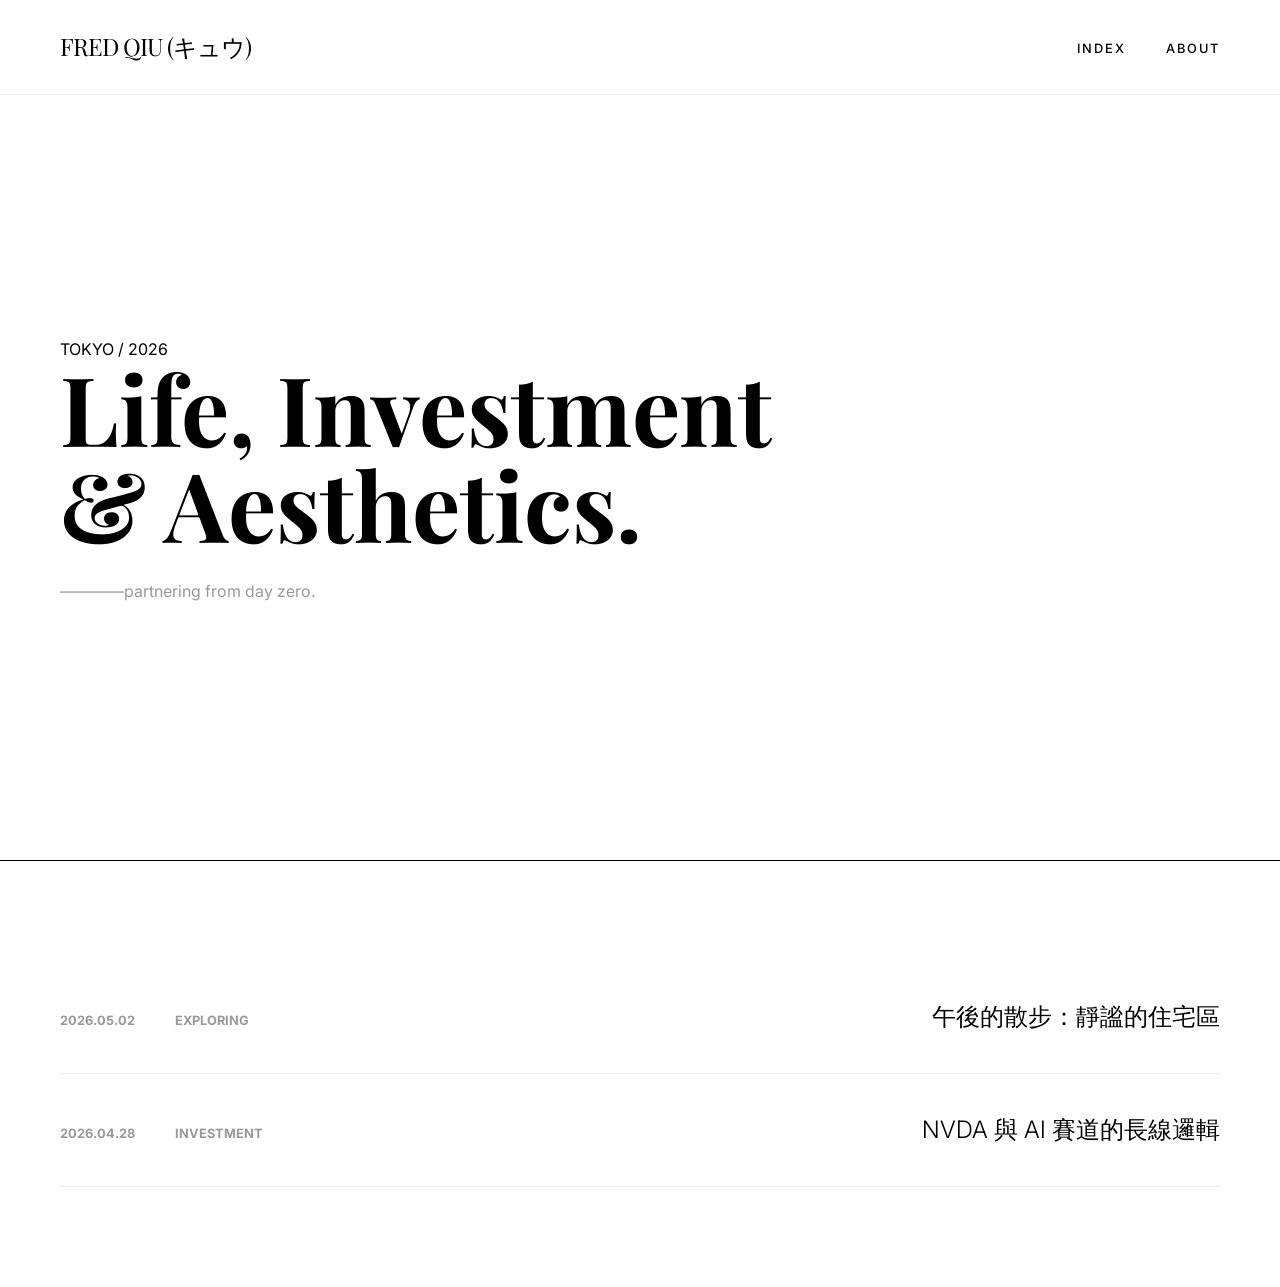
<file: index.html>
<!DOCTYPE html>
<html lang="zh-Hant">
<head>
    <meta charset="UTF-8">
    <meta name="viewport" content="width=device-width, initial-scale=1.0">
    <title>FRED QIU. | Life & Investment</title>
    <link rel="stylesheet" href="style.css">
</head>
<body>

<header>
   <div class="logo">
    <a href="index.html" style="text-decoration: none; color: inherit;">FRED QIU (キュウ)</a>
</div>
    <nav>
        <ul>
            <li><a href="index.html">Index</a></li>
            <li><a href="about.html">About</a></li>
        </ul>
    </nav>
</header>

<section class="hero">
    <div class="hero-sub">TOKYO / 2026</div>
    <h1>Life, Investment <br>& Aesthetics.</h1>
        <p>————partnering from day zero.</p>
</section>

<main class="content-section">
    <a href="post-1.html" class="post-row">
        <div class="post-info">
            <span>2026.05.02</span>
            <span>EXPLORING</span>
        </div>
        <div class="post-title">午後的散步：靜謐的住宅區</div>
    </a>

    <a href="post-invest-1.html" class="post-row">
        <div class="post-info">
            <span>2026.04.28</span>
            <span>INVESTMENT</span>
        </div>
        <div class="post-title">NVDA 與 AI 賽道的長線邏輯</div>
    </a>
</main>

</body>
</html>
</file>
<file: style.css>
/* 1. 引入專業字體 - 這是質感的靈魂 */
@import url('https://fonts.googleapis.com/css2?family=Inter:wght@300;500;700&family=Playfair+Display:ital,wght@0,700;1,700&display=swap');

:root {
    --bg: #ffffff;
    --text: #000000;
    --gray: #999999;
    --line: #eeeeee;
}

body {
    margin: 0;
    background-color: var(--bg);
    color: var(--text);
    font-family: 'Inter', sans-serif;
    overflow-x: hidden;
}

/* 2. 導航列優化 */
header {
    padding: 30px 60px;
    display: flex;
    justify-content: space-between;
    align-items: center;
    border-bottom: 1px solid var(--line);
}

.logo {
    font-family: 'Playfair Display', serif;
    font-size: 1.5rem;
    letter-spacing: -1px;
}

nav ul {
    display: flex;
    gap: 40px;
    list-style: none;
    margin: 0;
}

nav a {
    text-decoration: none;
    color: var(--text);
    font-size: 0.8rem;
    font-weight: 500;
    text-transform: uppercase;
    letter-spacing: 2px;
}

/* 3. 【重點】一打開網頁的視覺特效 (Hero Section) */
.hero {
    height: 85vh;
    padding: 0 60px;
    display: flex;
    flex-direction: column;
    justify-content: center;
    border-bottom: 1px solid var(--text); /* ANRI 風格的底部粗線 */
}

/* 標題進場動畫 */
/* 標題進場動畫 - 讓它更緩慢優雅 */
.hero h1 {
    font-family: 'Playfair Display', serif;
    font-size: clamp(3rem, 8vw, 6rem);
    line-height: 1;
    margin: 0;
    opacity: 0;
    transform: translateY(30px);
    /* 修改這裡：1.5s 是動畫跑多久，1s 是網頁打開後等多久才開始跑 */
    animation: fadeInUp 1.5s cubic-bezier(0.16, 1, 0.3, 1) forwards 0.8s;
}

.hero p {
    font-size: 1rem;
    color: var(--gray);
    margin-top: 30px;
    max-width: 500px;
    opacity: 0;
    /* 修改這裡：讓副標題比主標題更晚一點點出現，形成層次感 */
    animation: fadeInUp 2s cubic-bezier(0.16, 1, 0.3, 1) forwards 1.2s;
}

/* 4. 清單式佈局 (仿 ANRI 新聞頁面) */
.content-section {
    padding: 100px 60px;
}

.post-row {
    display: flex;
    justify-content: space-between;
    align-items: baseline;
    padding: 40px 0;
    border-bottom: 1px solid var(--line);
    text-decoration: none;
    color: inherit;
    transition: all 0.4s ease;
}

.post-row:hover {
    padding-left: 20px;
    background-color: #fafafa;
}

.post-info {
    display: flex;
    gap: 40px;
    color: var(--gray);
    font-size: 0.8rem;
    font-weight: 700;
}

.post-title {
    font-size: 1.5rem;
    font-weight: 300;
    flex: 1;
    text-align: right;
}

/* 定義動畫軌跡 */
@keyframes fadeInUp {
    to {
        opacity: 1;
        transform: translateY(0);
    }
}

/* 手機版適應 */
@media (max-width: 768px) {
    header, .hero, .content-section { padding: 20px; }
    .post-row { flex-direction: column; gap: 10px; }
    .post-title { text-align: left; font-size: 1.2rem; }
}
/* --- 以下是建議加入的最末尾代碼 --- */

/* 1. 文章列表懸浮特效：標題變色並微幅移動 */
.post-row:hover .post-title {
    color: #bfa07d; /* 優雅的棕金色，增加互動感 */
    padding-right: 10px; /* 標題向右微動 */
    transition: all 0.3s ease;
}

/* 2. 導航列連結懸浮特效 */
nav a {
    position: relative;
}

nav a::after {
    content: '';
    position: absolute;
    width: 0;
    height: 1px;
    bottom: -5px;
    left: 0;
    background-color: #000;
    transition: width 0.3s ease;
}

nav a:hover::after {
    width: 100%; /* 滑鼠移過去時出現底線 */
}

/* 3. 內頁圖片載入動畫：讓照片優雅地浮現 */
.post-content img {
    opacity: 0;
    transform: translateY(10px);
    animation: imageFadeIn 1.2s ease forwards;
    animation-delay: 0.3s; /* 稍微延遲，讓文字先出現 */
}

@keyframes imageFadeIn {
    to {
        opacity: 1;
        transform: translateY(0);
    }
}

/* 讓左上角的 Logo (名字) 在滑鼠移過去時變色 */
.logo {
    transition: color 0.8s ease; /* 讓變色過程平滑 */
    cursor: pointer; /* 讓滑鼠移上去時變成手指形狀 */
}

.logo:hover {
    color: #bfa07d; /* 這裡可以換成你喜歡的顏色，例如原本設定的棕金色 */
}
</file>
